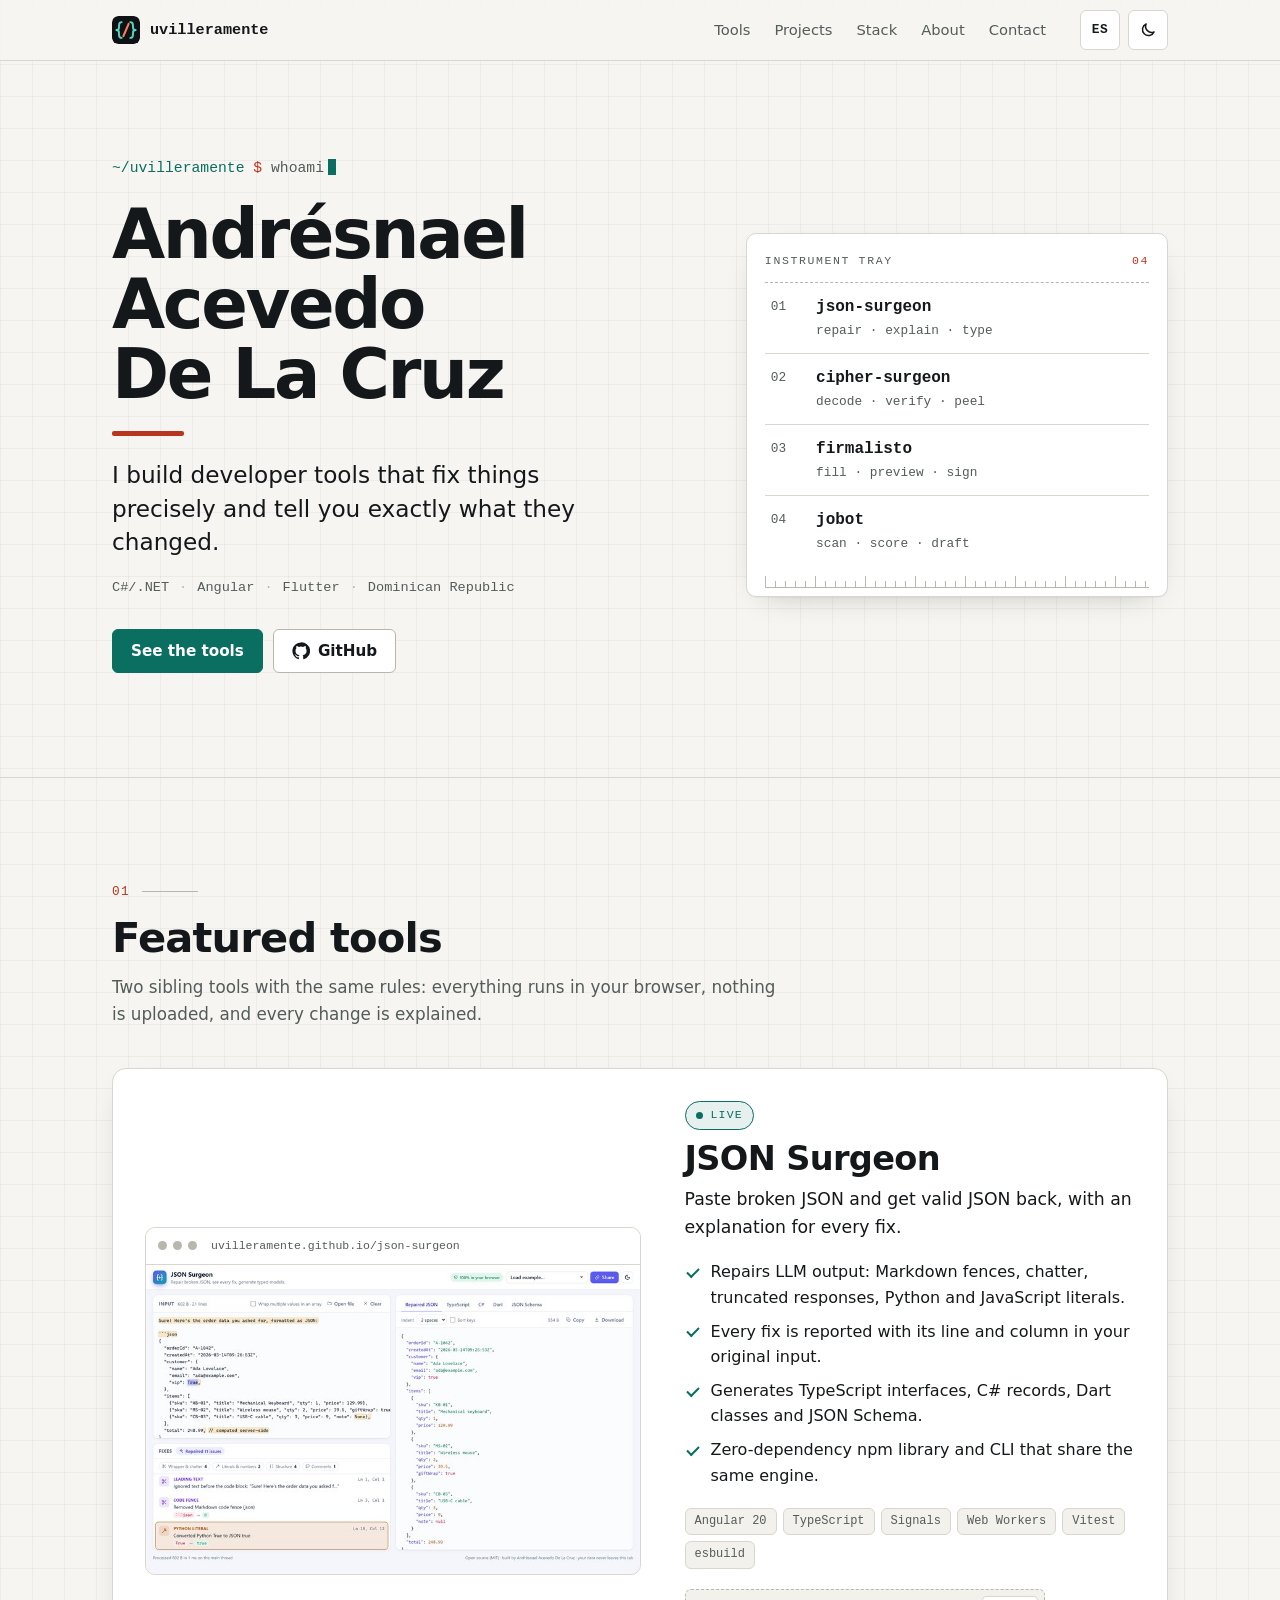
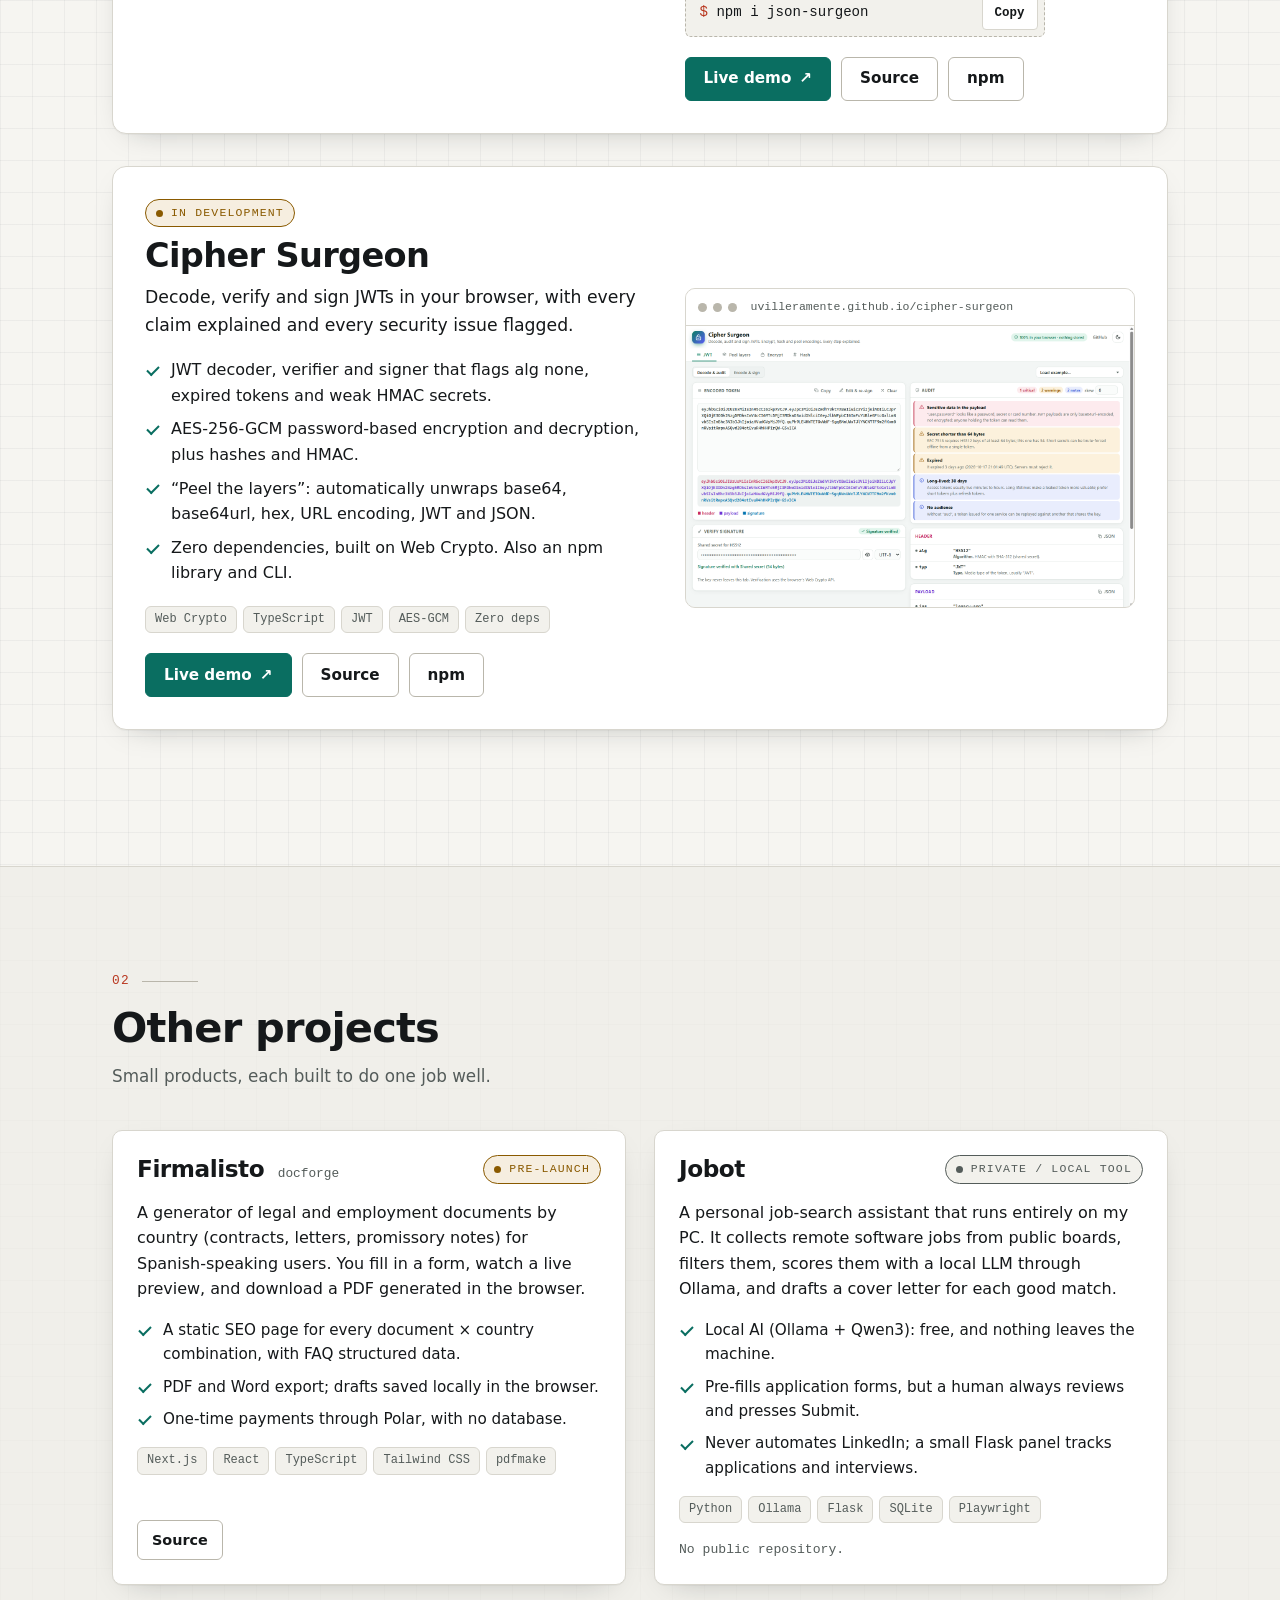
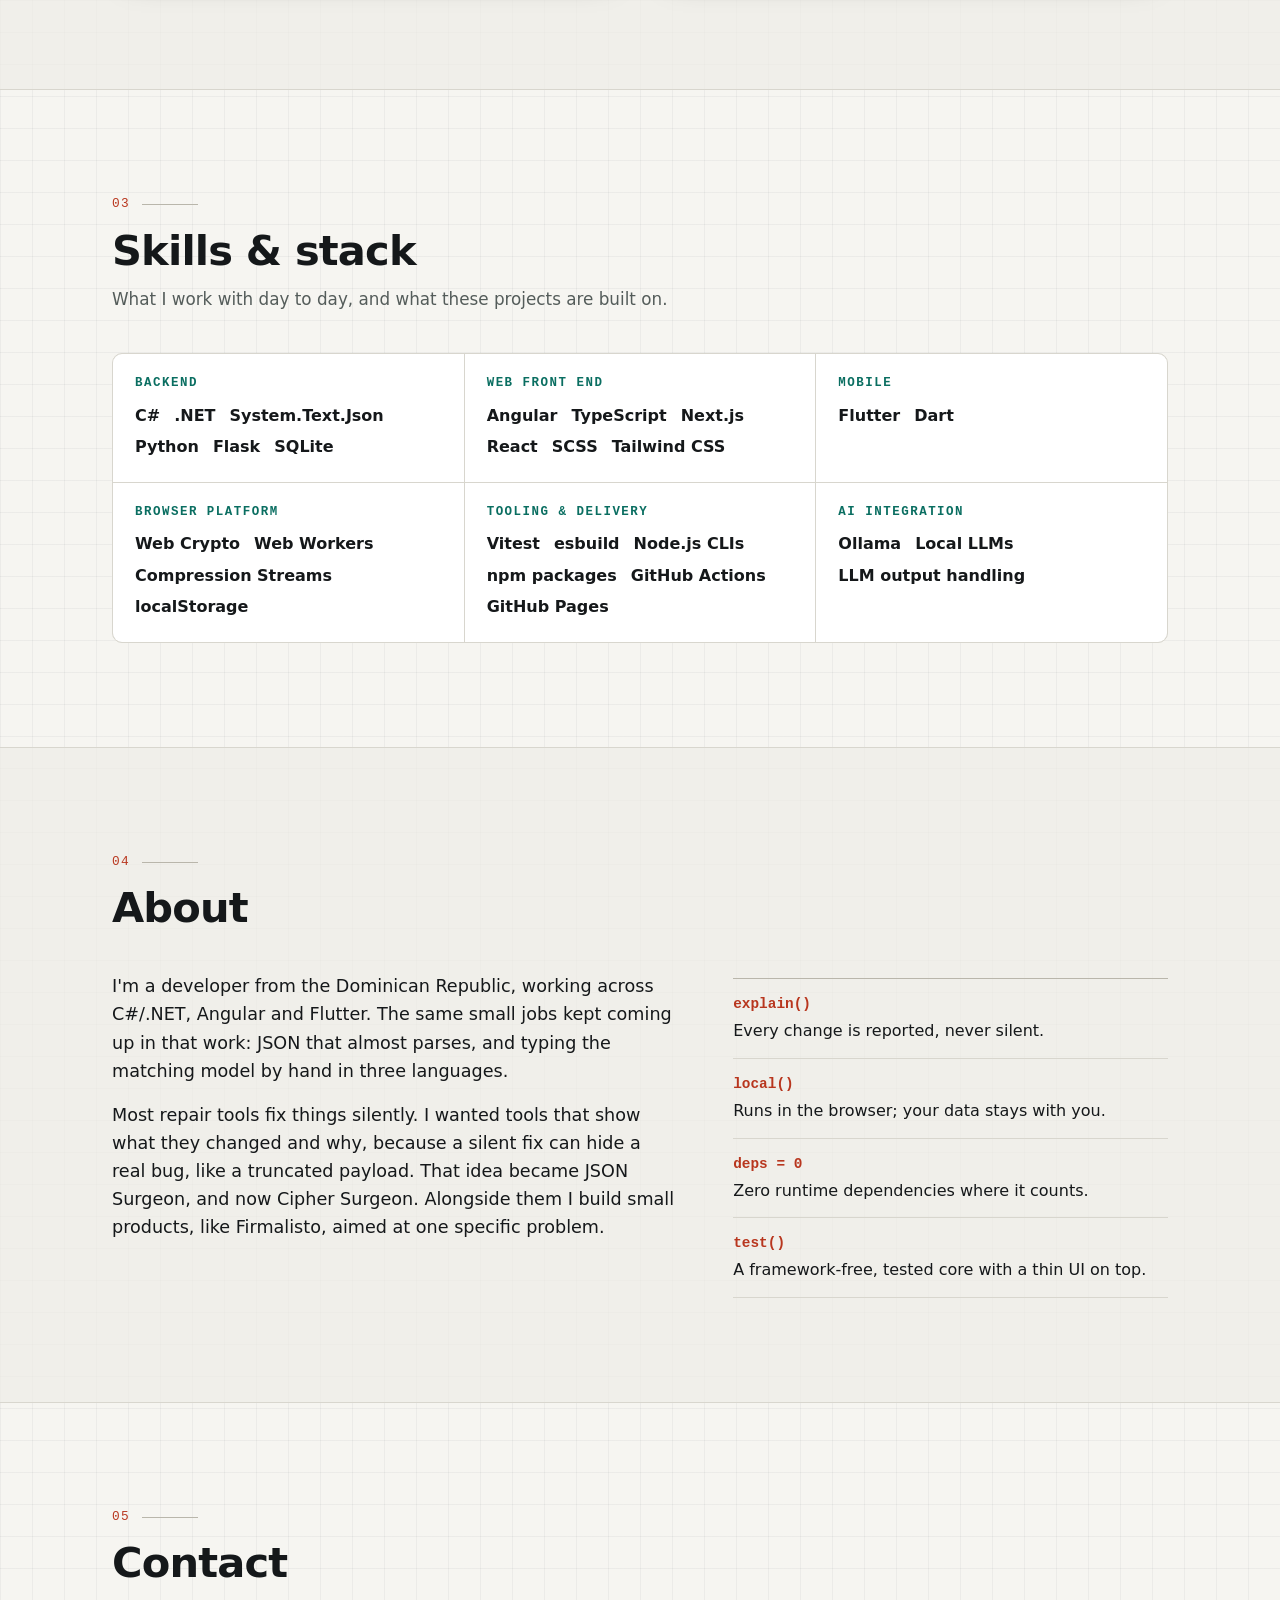
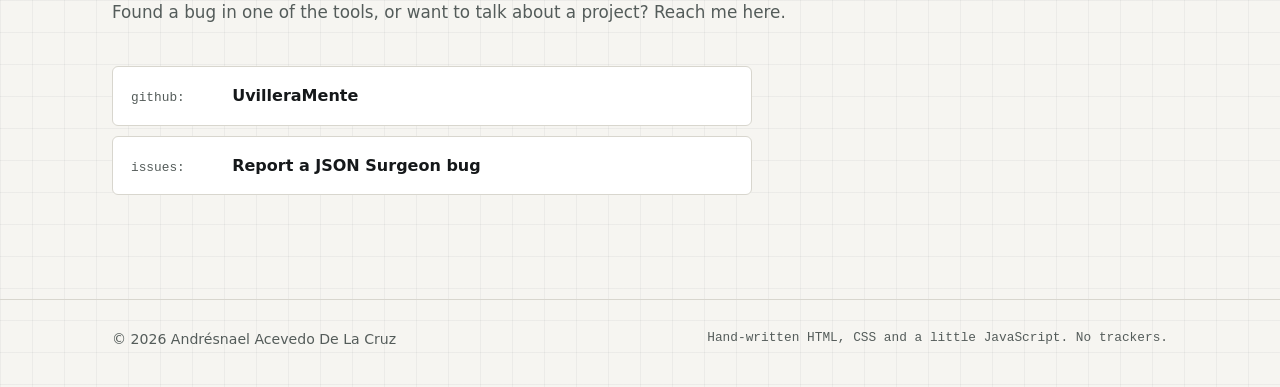
<file: index.html>
<!doctype html>
<html lang="en">
<head>
  <meta charset="utf-8">
  <meta name="viewport" content="width=device-width, initial-scale=1">
  <title>Andrésnael Acevedo De La Cruz · Developer tools</title>
  <meta name="description" content="Andrésnael Acevedo De La Cruz (UvilleraMente) is a developer from the Dominican Republic working across C#/.NET, Angular and Flutter, building browser-first developer tools like JSON Surgeon and Cipher Surgeon.">
  <meta name="author" content="Andrésnael Acevedo De La Cruz">
  <meta name="color-scheme" content="light dark">
  <meta name="theme-color" content="#f6f5f1" media="(prefers-color-scheme: light)">
  <meta name="theme-color" content="#0f1214" media="(prefers-color-scheme: dark)">
  <link rel="canonical" href="https://uvilleramente.github.io/">
  <link rel="icon" href="favicon.svg" type="image/svg+xml">

  <meta property="og:type" content="website">
  <meta property="og:site_name" content="UvilleraMente">
  <meta property="og:title" content="Andrésnael Acevedo De La Cruz · Developer tools">
  <meta property="og:description" content="Browser-first developer tools that show what they changed and why. C#/.NET, Angular and Flutter developer from the Dominican Republic.">
  <meta property="og:url" content="https://uvilleramente.github.io/">
  <meta property="og:image" content="https://uvilleramente.github.io/assets/og.png">
  <meta property="og:image:width" content="1200">
  <meta property="og:image:height" content="630">
  <meta property="og:image:alt" content="Andrésnael Acevedo De La Cruz, developer tools with surgical precision">
  <meta property="og:locale" content="en_US">
  <meta property="og:locale:alternate" content="es_DO">
  <meta name="twitter:card" content="summary_large_image">
  <meta name="twitter:title" content="Andrésnael Acevedo De La Cruz · Developer tools">
  <meta name="twitter:description" content="Browser-first developer tools that show what they changed and why.">
  <meta name="twitter:image" content="https://uvilleramente.github.io/assets/og.png">

  <script>
    // Apply the saved theme before first paint to avoid a flash.
    try { var t = localStorage.getItem('theme'); if (t === 'light' || t === 'dark') document.documentElement.setAttribute('data-theme', t); } catch (e) {}
  </script>
  <link rel="stylesheet" href="styles.css">
  <script type="application/ld+json">
  {
    "@context": "https://schema.org",
    "@type": "Person",
    "name": "Andrésnael Acevedo De La Cruz",
    "alternateName": "UvilleraMente",
    "url": "https://uvilleramente.github.io/",
    "sameAs": ["https://github.com/UvilleraMente"],
    "jobTitle": "Software developer",
    "knowsAbout": ["C#", ".NET", "Angular", "Flutter", "TypeScript", "Developer tools"]
  }
  </script>
</head>
<body>
  <a class="skip" href="#main" data-i18n="skip">Skip to content</a>

  <header class="topbar">
    <div class="wrap topbar__inner">
      <a class="brand" href="#top" aria-label="UvilleraMente, home">
        <img src="favicon.svg" width="28" height="28" alt="">
        <span class="brand__name">uvilleramente</span>
      </a>
      <nav class="nav" aria-label="Main">
        <ul>
          <li><a href="#tools" data-i18n="nav.tools">Tools</a></li>
          <li><a href="#projects" data-i18n="nav.projects">Projects</a></li>
          <li><a href="#stack" data-i18n="nav.stack">Stack</a></li>
          <li><a href="#about" data-i18n="nav.about">About</a></li>
          <li><a href="#contact" data-i18n="nav.contact">Contact</a></li>
        </ul>
      </nav>
      <div class="controls">
        <button type="button" class="ctrl" id="lang-toggle" aria-label="Cambiar a español" data-i18n-attr="aria-label:lang.switch" hidden>
          <span class="ctrl__text" data-i18n="lang.target">ES</span>
        </button>
        <button type="button" class="ctrl" id="theme-toggle" aria-label="Toggle dark theme" data-i18n-attr="aria-label:theme.toggle" aria-pressed="false" hidden>
          <svg class="icon icon--moon" viewBox="0 0 24 24" aria-hidden="true"><path d="M20 14.5A8 8 0 0 1 9.5 4a8 8 0 1 0 10.5 10.5Z"/></svg>
          <svg class="icon icon--sun" viewBox="0 0 24 24" aria-hidden="true"><circle cx="12" cy="12" r="4"/><path d="M12 2v2M12 20v2M4.9 4.9l1.4 1.4M17.7 17.7l1.4 1.4M2 12h2M20 12h2M4.9 19.1l1.4-1.4M17.7 6.3l1.4-1.4"/></svg>
        </button>
      </div>
    </div>
  </header>

  <main id="main">
    <!-- ============ HERO ============ -->
    <section class="hero" id="top" aria-labelledby="hero-title">
      <div class="wrap hero__grid">
        <div class="hero__copy">
          <p class="prompt"><span class="prompt__path">~/uvilleramente</span> <span class="prompt__sym">$</span> whoami<span class="caret" aria-hidden="true"></span></p>
          <h1 id="hero-title" class="hero__name">Andrésnael Acevedo <span class="nowrap">De La Cruz</span></h1>
          <p class="hero__pitch" data-i18n="hero.pitch">I build developer tools that fix things precisely and tell you exactly what they changed.</p>
          <p class="hero__meta">
            <span>C#/.NET</span><span>Angular</span><span>Flutter</span><span data-i18n="hero.location">Dominican Republic</span>
          </p>
          <div class="actions">
            <a class="btn btn--primary" href="#tools" data-i18n="hero.cta">See the tools</a>
            <a class="btn" href="https://github.com/UvilleraMente" rel="me noopener">
              <svg class="icon" viewBox="0 0 24 24" aria-hidden="true"><path class="fill" d="M12 .5a11.5 11.5 0 0 0-3.64 22.41c.58.1.79-.25.79-.56v-2c-3.2.7-3.88-1.37-3.88-1.37-.53-1.33-1.28-1.69-1.28-1.69-1.05-.71.08-.7.08-.7 1.16.08 1.77 1.19 1.77 1.19 1.03 1.77 2.71 1.26 3.37.96.1-.75.4-1.26.73-1.55-2.55-.29-5.24-1.28-5.24-5.68 0-1.26.45-2.28 1.19-3.09-.12-.29-.52-1.46.11-3.05 0 0 .97-.31 3.17 1.18a11 11 0 0 1 5.77 0c2.2-1.49 3.17-1.18 3.17-1.18.63 1.59.23 2.76.11 3.05.74.81 1.19 1.83 1.19 3.09 0 4.41-2.69 5.38-5.25 5.67.41.36.78 1.06.78 2.14v3.17c0 .31.21.67.8.56A11.5 11.5 0 0 0 12 .5Z"/></svg>
              GitHub
            </a>
            <a class="btn" href="#" data-link="cv" hidden>
              <span data-i18n="hero.cv">Download CV</span>
            </a>
          </div>
        </div>

        <aside class="tray" aria-label="Instrument tray" data-i18n-attr="aria-label:tray.label">
          <div class="tray__head">
            <span data-i18n="tray.title">Instrument tray</span>
            <span class="tray__count">04</span>
          </div>
          <ol class="tray__list">
            <li><a href="#json-surgeon"><span class="tray__no">01</span><span class="tray__name">json-surgeon</span><span class="tray__desc" data-i18n="tray.json">repair · explain · type</span></a></li>
            <li><a href="#cipher-surgeon"><span class="tray__no">02</span><span class="tray__name">cipher-surgeon</span><span class="tray__desc" data-i18n="tray.cipher">decode · verify · peel</span></a></li>
            <li><a href="#firmalisto"><span class="tray__no">03</span><span class="tray__name">firmalisto</span><span class="tray__desc" data-i18n="tray.firmalisto">fill · preview · sign</span></a></li>
            <li><a href="#jobot"><span class="tray__no">04</span><span class="tray__name">jobot</span><span class="tray__desc" data-i18n="tray.jobot">scan · score · draft</span></a></li>
          </ol>
          <div class="ruler" aria-hidden="true"></div>
        </aside>
      </div>
    </section>

    <!-- ============ FEATURED TOOLS ============ -->
    <section class="section" id="tools" aria-labelledby="tools-title">
      <div class="wrap">
        <header class="section__head">
          <p class="section__no">01</p>
          <h2 id="tools-title" data-i18n="tools.title">Featured tools</h2>
          <p class="section__lede" data-i18n="tools.lede">Two sibling tools with the same rules: everything runs in your browser, nothing is uploaded, and every change is explained.</p>
        </header>

        <!-- JSON Surgeon -->
        <article class="tool" id="json-surgeon" aria-labelledby="js-title">
          <figure class="tool__media">
            <div class="chrome" aria-hidden="true"><span></span><span></span><span></span><code>uvilleramente.github.io/json-surgeon</code></div>
            <img src="assets/json-surgeon-800.jpg"
                 srcset="assets/json-surgeon-800.jpg 800w, assets/json-surgeon.jpg 1440w"
                 sizes="(min-width: 1000px) 560px, 100vw"
                 width="1440" height="900" loading="lazy" decoding="async"
                 alt="JSON Surgeon repairing an LLM response: the input with every fix highlighted, the list of fixes, and the repaired JSON."
                 data-i18n-attr="alt:json.alt">
          </figure>
          <div class="tool__body">
            <p class="badge badge--live"><span class="dot" aria-hidden="true"></span><span data-i18n="status.live">Live</span></p>
            <h3 id="js-title" class="tool__title">JSON Surgeon</h3>
            <p class="tool__tagline" data-i18n="json.tagline">Paste broken JSON and get valid JSON back, with an explanation for every fix.</p>
            <ul class="checks">
              <li data-i18n="json.f1">Repairs LLM output: Markdown fences, chatter, truncated responses, Python and JavaScript literals.</li>
              <li data-i18n="json.f2">Every fix is reported with its line and column in your original input.</li>
              <li data-i18n="json.f3">Generates TypeScript interfaces, C# records, Dart classes and JSON Schema.</li>
              <li data-i18n="json.f4">Zero-dependency npm library and CLI that share the same engine.</li>
            </ul>
            <ul class="tags" aria-label="Technologies" data-i18n-attr="aria-label:tags.label">
              <li>Angular 20</li><li>TypeScript</li><li>Signals</li><li>Web Workers</li><li>Vitest</li><li>esbuild</li>
            </ul>
            <div class="install">
              <code>npm i json-surgeon</code>
              <button type="button" class="copy" data-copy="npm i json-surgeon" aria-label="Copy install command" data-i18n-attr="aria-label:copy.label" hidden><span data-i18n="copy.text">Copy</span></button>
            </div>
            <div class="actions">
              <a class="btn btn--primary" href="https://uvilleramente.github.io/json-surgeon/"><span data-i18n="btn.demo">Live demo</span> <span aria-hidden="true">↗</span></a>
              <a class="btn" href="https://github.com/UvilleraMente/json-surgeon" rel="noopener"><span data-i18n="btn.source">Source</span></a>
              <a class="btn" href="https://www.npmjs.com/package/json-surgeon" rel="noopener">npm</a>
            </div>
          </div>
        </article>

        <!-- Cipher Surgeon -->
        <article class="tool tool--flip" id="cipher-surgeon" aria-labelledby="cs-title">
          <figure class="tool__media" id="cipher-media">
            <div class="chrome" aria-hidden="true"><span></span><span></span><span></span><code>uvilleramente.github.io/cipher-surgeon</code></div>
            <!-- Placeholder until assets/cipher-surgeon.png exists. Set SITE.screenshots.cipherSurgeon in main.js to swap it in. -->
            <div class="mock" role="img" aria-label="Illustration: a JWT split into header, payload and signature, with security findings listed below." data-i18n-attr="aria-label:cipher.mockAlt">
              <div class="mock__jwt" aria-hidden="true">
                <span class="seg seg--h">eyJhbGciOiJub25lIiwidHlwIjoiSldUIn0</span><span class="seg__dot">.</span><span class="seg seg--p">eyJzdWIiOiI0MiIsImV4cCI6MTcwMDAwMDAwMH0</span><span class="seg__dot">.</span><span class="seg seg--s">∅</span>
              </div>
              <ul class="mock__findings" aria-hidden="true">
                <li class="f-bad"><b>alg</b> none <em data-i18n="cipher.m1">unsigned token</em></li>
                <li class="f-bad"><b>exp</b> 2023-11-14 <em data-i18n="cipher.m2">expired</em></li>
                <li class="f-warn"><b>HS256</b> <em data-i18n="cipher.m3">weak HMAC secret</em></li>
                <li class="f-ok"><b>layers</b> base64url → JWT → JSON</li>
              </ul>
              <p class="mock__note" data-i18n="cipher.soon">Screenshot coming soon</p>
            </div>
          </figure>
          <div class="tool__body">
            <p class="badge badge--wip"><span class="dot" aria-hidden="true"></span><span data-i18n="status.building">In development</span></p>
            <h3 id="cs-title" class="tool__title">Cipher Surgeon</h3>
            <p class="tool__tagline" data-i18n="cipher.tagline">Decode, verify and sign JWTs in your browser, with every claim explained and every security issue flagged.</p>
            <ul class="checks">
              <li data-i18n="cipher.f1">JWT decoder, verifier and signer that flags alg none, expired tokens and weak HMAC secrets.</li>
              <li data-i18n="cipher.f2">AES-256-GCM password-based encryption and decryption, plus hashes and HMAC.</li>
              <li data-i18n="cipher.f3">“Peel the layers”: automatically unwraps base64, base64url, hex, URL encoding, JWT and JSON.</li>
              <li data-i18n="cipher.f4">Zero dependencies, built on Web Crypto. Also an npm library and CLI.</li>
            </ul>
            <ul class="tags" aria-label="Technologies" data-i18n-attr="aria-label:tags.label">
              <li>Web Crypto</li><li>TypeScript</li><li>JWT</li><li>AES-GCM</li><li data-i18n="tag.zerodeps">Zero deps</li>
            </ul>
            <div class="actions">
              <a class="btn btn--primary" href="https://uvilleramente.github.io/cipher-surgeon/"><span data-i18n="btn.demo">Live demo</span> <span aria-hidden="true">↗</span></a>
              <a class="btn" href="https://github.com/UvilleraMente/cipher-surgeon" rel="noopener"><span data-i18n="btn.source">Source</span></a>
              <a class="btn" href="https://www.npmjs.com/package/cipher-surgeon" rel="noopener" data-link="cipherNpm">npm</a>
            </div>
          </div>
        </article>
      </div>
    </section>

    <!-- ============ OTHER PROJECTS ============ -->
    <section class="section section--alt" id="projects" aria-labelledby="projects-title">
      <div class="wrap">
        <header class="section__head">
          <p class="section__no">02</p>
          <h2 id="projects-title" data-i18n="projects.title">Other projects</h2>
          <p class="section__lede" data-i18n="projects.lede">Small products, each built to do one job well.</p>
        </header>

        <div class="cards">
          <article class="card" id="firmalisto" aria-labelledby="fl-title">
            <div class="card__top">
              <h3 id="fl-title">Firmalisto <span class="card__alias">docforge</span></h3>
              <p class="badge badge--wip"><span class="dot" aria-hidden="true"></span><span data-i18n="status.prelaunch">Pre-launch</span></p>
            </div>
            <p data-i18n="fl.desc">A generator of legal and employment documents by country (contracts, letters, promissory notes) for Spanish-speaking users. You fill in a form, watch a live preview, and download a PDF generated in the browser.</p>
            <ul class="checks checks--sm">
              <li data-i18n="fl.f1">A static SEO page for every document × country combination, with FAQ structured data.</li>
              <li data-i18n="fl.f2">PDF and Word export; drafts saved locally in the browser.</li>
              <li data-i18n="fl.f3">One-time payments through Polar, with no database.</li>
            </ul>
            <ul class="tags" aria-label="Technologies" data-i18n-attr="aria-label:tags.label">
              <li>Next.js</li><li>React</li><li>TypeScript</li><li>Tailwind CSS</li><li>pdfmake</li>
            </ul>
            <div class="actions">
              <a class="btn btn--sm" href="https://github.com/UvilleraMente/docforge" rel="noopener"><span data-i18n="btn.source">Source</span></a>
            </div>
          </article>

          <article class="card" id="jobot" aria-labelledby="jb-title">
            <div class="card__top">
              <h3 id="jb-title">Jobot</h3>
              <p class="badge badge--private"><span class="dot" aria-hidden="true"></span><span data-i18n="status.private">Private / local tool</span></p>
            </div>
            <p data-i18n="jb.desc">A personal job-search assistant that runs entirely on my PC. It collects remote software jobs from public boards, filters them, scores them with a local LLM through Ollama, and drafts a cover letter for each good match.</p>
            <ul class="checks checks--sm">
              <li data-i18n="jb.f1">Local AI (Ollama + Qwen3): free, and nothing leaves the machine.</li>
              <li data-i18n="jb.f2">Pre-fills application forms, but a human always reviews and presses Submit.</li>
              <li data-i18n="jb.f3">Never automates LinkedIn; a small Flask panel tracks applications and interviews.</li>
            </ul>
            <ul class="tags" aria-label="Technologies" data-i18n-attr="aria-label:tags.label">
              <li>Python</li><li>Ollama</li><li>Flask</li><li>SQLite</li><li>Playwright</li>
            </ul>
            <p class="card__note" data-i18n="jb.note">No public repository.</p>
          </article>
        </div>
      </div>
    </section>

    <!-- ============ STACK ============ -->
    <section class="section" id="stack" aria-labelledby="stack-title">
      <div class="wrap">
        <header class="section__head">
          <p class="section__no">03</p>
          <h2 id="stack-title" data-i18n="stack.title">Skills &amp; stack</h2>
          <p class="section__lede" data-i18n="stack.lede">What I work with day to day, and what these projects are built on.</p>
        </header>
        <div class="stack">
          <div class="stack__group">
            <h3 data-i18n="stack.backend">Backend</h3>
            <ul><li>C#</li><li>.NET</li><li>System.Text.Json</li><li>Python</li><li>Flask</li><li>SQLite</li></ul>
          </div>
          <div class="stack__group">
            <h3 data-i18n="stack.frontend">Web front end</h3>
            <ul><li>Angular</li><li>TypeScript</li><li>Next.js</li><li>React</li><li>SCSS</li><li>Tailwind CSS</li></ul>
          </div>
          <div class="stack__group">
            <h3 data-i18n="stack.mobile">Mobile</h3>
            <ul><li>Flutter</li><li>Dart</li></ul>
          </div>
          <div class="stack__group">
            <h3 data-i18n="stack.platform">Browser platform</h3>
            <ul><li>Web Crypto</li><li>Web Workers</li><li>Compression Streams</li><li>localStorage</li></ul>
          </div>
          <div class="stack__group">
            <h3 data-i18n="stack.tooling">Tooling &amp; delivery</h3>
            <ul><li>Vitest</li><li>esbuild</li><li>Node.js CLIs</li><li>npm packages</li><li>GitHub Actions</li><li>GitHub Pages</li></ul>
          </div>
          <div class="stack__group">
            <h3 data-i18n="stack.ai">AI integration</h3>
            <ul><li>Ollama</li><li data-i18n="stack.llm">Local LLMs</li><li data-i18n="stack.llmjson">LLM output handling</li></ul>
          </div>
        </div>
      </div>
    </section>

    <!-- ============ ABOUT ============ -->
    <section class="section section--alt" id="about" aria-labelledby="about-title">
      <div class="wrap about">
        <header class="section__head">
          <p class="section__no">04</p>
          <h2 id="about-title" data-i18n="about.title">About</h2>
        </header>
        <div class="about__text">
          <p data-i18n="about.p1">I'm a developer from the Dominican Republic, working across C#/.NET, Angular and Flutter. The same small jobs kept coming up in that work: JSON that almost parses, and typing the matching model by hand in three languages.</p>
          <p data-i18n="about.p2">Most repair tools fix things silently. I wanted tools that show what they changed and why, because a silent fix can hide a real bug, like a truncated payload. That idea became JSON Surgeon, and now Cipher Surgeon. Alongside them I build small products, like Firmalisto, aimed at one specific problem.</p>
        </div>
        <ul class="principles">
          <li><span class="principles__k">explain()</span><span data-i18n="pr.1">Every change is reported, never silent.</span></li>
          <li><span class="principles__k">local()</span><span data-i18n="pr.2">Runs in the browser; your data stays with you.</span></li>
          <li><span class="principles__k">deps = 0</span><span data-i18n="pr.3">Zero runtime dependencies where it counts.</span></li>
          <li><span class="principles__k">test()</span><span data-i18n="pr.4">A framework-free, tested core with a thin UI on top.</span></li>
        </ul>
      </div>
    </section>

    <!-- ============ CONTACT ============ -->
    <section class="section" id="contact" aria-labelledby="contact-title">
      <div class="wrap">
        <header class="section__head">
          <p class="section__no">05</p>
          <h2 id="contact-title" data-i18n="contact.title">Contact</h2>
          <p class="section__lede" data-i18n="contact.lede">Found a bug in one of the tools, or want to talk about a project? Reach me here.</p>
        </header>
        <ul class="contact">
          <li><a href="https://github.com/UvilleraMente" rel="me noopener"><span class="contact__k">github</span><span class="contact__v">UvilleraMente</span></a></li>
          <li data-link-item="email" hidden><a href="#" data-link="email"><span class="contact__k">email</span><span class="contact__v" data-link-text="email"></span></a></li>
          <li data-link-item="linkedin" hidden><a href="#" data-link="linkedin" rel="me noopener"><span class="contact__k">linkedin</span><span class="contact__v" data-link-text="linkedin"></span></a></li>
          <li data-link-item="cv" hidden><a href="#" data-link="cv"><span class="contact__k">cv</span><span class="contact__v" data-i18n="contact.cv">Download CV</span></a></li>
          <li><a href="https://github.com/UvilleraMente/json-surgeon/issues" rel="noopener"><span class="contact__k">issues</span><span class="contact__v" data-i18n="contact.issues">Report a JSON Surgeon bug</span></a></li>
        </ul>
      </div>
    </section>
  </main>

  <footer class="footer">
    <div class="wrap footer__inner">
      <p>© <span id="year">2026</span> Andrésnael Acevedo De La Cruz</p>
      <p class="footer__built" data-i18n="footer.built">Hand-written HTML, CSS and a little JavaScript. No trackers.</p>
    </div>
  </footer>

  <script src="main.js" defer></script>
</body>
</html>
</file>
<file: styles.css>
/* ==========================================================================
   uvilleramente.github.io — "developer tools workshop / surgical precision"
   Colors are tokens on :root; dark mode redefines them.
   ========================================================================== */

:root {
  --bg: #f6f5f1;
  --bg-alt: #eeede7;
  --surface: #ffffff;
  --surface-2: #f2f1ec;
  --text: #15181a;
  --muted: #545c5a;
  --line: #d8d6ce;
  --line-strong: #b9b6ab;
  --grid: rgba(21, 24, 26, 0.045);
  --accent: #0a6e61;
  --accent-ink: #ffffff;
  --accent-soft: rgba(10, 110, 97, 0.1);
  --cut: #b8361e;
  --cut-soft: rgba(184, 54, 30, 0.1);
  --warn: #8a5a00;
  --warn-soft: rgba(176, 116, 0, 0.12);
  --shadow: 0 1px 0 rgba(0, 0, 0, 0.03), 0 10px 30px -18px rgba(20, 30, 28, 0.35);

  --font-sans: system-ui, -apple-system, "Segoe UI", Roboto, "Helvetica Neue", Arial, sans-serif;
  --font-mono: ui-monospace, "Cascadia Code", "SF Mono", Menlo, Consolas, "Liberation Mono", monospace;
  --radius: 10px;
  --radius-sm: 6px;
  --wrap: 1120px;
  --gutter: 16px;
  color-scheme: light;
}

@media (prefers-color-scheme: dark) {
  :root:not([data-theme="light"]) {
    --bg: #0f1214;
    --bg-alt: #13171a;
    --surface: #171c1f;
    --surface-2: #1d2327;
    --text: #e8ebe9;
    --muted: #9aa5a1;
    --line: #2a3236;
    --line-strong: #3b464b;
    --grid: rgba(232, 235, 233, 0.04);
    --accent: #4fd8bd;
    --accent-ink: #062520;
    --accent-soft: rgba(79, 216, 189, 0.12);
    --cut: #ff7a5c;
    --cut-soft: rgba(255, 122, 92, 0.12);
    --warn: #f2c14e;
    --warn-soft: rgba(242, 193, 78, 0.12);
    --shadow: 0 1px 0 rgba(255, 255, 255, 0.02), 0 14px 34px -20px rgba(0, 0, 0, 0.8);
    color-scheme: dark;
  }
}

:root[data-theme="dark"] {
  --bg: #0f1214;
  --bg-alt: #13171a;
  --surface: #171c1f;
  --surface-2: #1d2327;
  --text: #e8ebe9;
  --muted: #9aa5a1;
  --line: #2a3236;
  --line-strong: #3b464b;
  --grid: rgba(232, 235, 233, 0.04);
  --accent: #4fd8bd;
  --accent-ink: #062520;
  --accent-soft: rgba(79, 216, 189, 0.12);
  --cut: #ff7a5c;
  --cut-soft: rgba(255, 122, 92, 0.12);
  --warn: #f2c14e;
  --warn-soft: rgba(242, 193, 78, 0.12);
  --shadow: 0 1px 0 rgba(255, 255, 255, 0.02), 0 14px 34px -20px rgba(0, 0, 0, 0.8);
  color-scheme: dark;
}

/* ---------- base ---------- */
*, *::before, *::after { box-sizing: border-box; }
html { -webkit-text-size-adjust: 100%; scroll-behavior: smooth; scroll-padding-top: 72px; }
@media (prefers-reduced-motion: reduce) { html { scroll-behavior: auto; } *, *::before, *::after { animation: none !important; transition: none !important; } }

body {
  margin: 0;
  background-color: var(--bg);
  background-image:
    linear-gradient(var(--grid) 1px, transparent 1px),
    linear-gradient(90deg, var(--grid) 1px, transparent 1px);
  background-size: 32px 32px;
  color: var(--text);
  font-family: var(--font-sans);
  font-size: 1rem;
  line-height: 1.6;
  overflow-x: hidden;
  -webkit-font-smoothing: antialiased;
}

img { max-width: 100%; height: auto; display: block; }
a { color: inherit; }
code, .mono { font-family: var(--font-mono); }
h1, h2, h3 { line-height: 1.15; margin: 0; letter-spacing: -0.02em; }
p { margin: 0; }
ul, ol { margin: 0; padding: 0; list-style: none; }
[hidden] { display: none !important; }
.nowrap { white-space: nowrap; }

:focus-visible { outline: 2px solid var(--accent); outline-offset: 3px; border-radius: 4px; }

.wrap { max-width: var(--wrap); margin: 0 auto; padding: 0 var(--gutter); }
@media (min-width: 720px) { :root { --gutter: 32px; } }

.skip {
  position: absolute; left: 12px; top: -60px; z-index: 100;
  background: var(--accent); color: var(--accent-ink);
  padding: 8px 14px; border-radius: var(--radius-sm); text-decoration: none; font-weight: 600;
}
.skip:focus { top: 12px; }

.icon { width: 18px; height: 18px; fill: none; stroke: currentColor; stroke-width: 2; stroke-linecap: round; stroke-linejoin: round; flex: none; }
.icon .fill, .icon.fill { fill: currentColor; stroke: none; }

/* ---------- top bar ---------- */
.topbar {
  position: sticky; top: 0; z-index: 50;
  background: color-mix(in srgb, var(--bg) 86%, transparent);
  backdrop-filter: saturate(1.4) blur(10px);
  -webkit-backdrop-filter: saturate(1.4) blur(10px);
  border-bottom: 1px solid var(--line);
}
.topbar__inner { display: flex; align-items: center; gap: 16px; height: 60px; }
.brand { display: inline-flex; align-items: center; gap: 10px; text-decoration: none; font-family: var(--font-mono); font-weight: 600; font-size: 0.95rem; }
.brand img { border-radius: 6px; }
.nav { margin-left: auto; display: none; }
.nav ul { display: flex; gap: 4px; }
.nav a {
  display: block; padding: 6px 10px; border-radius: var(--radius-sm);
  text-decoration: none; color: var(--muted); font-size: 0.92rem;
}
.nav a:hover { color: var(--text); background: var(--surface-2); }
.controls { display: flex; gap: 8px; margin-left: auto; }
.nav + .controls { margin-left: 8px; }
@media (min-width: 820px) { .nav { display: block; } }

.ctrl {
  display: inline-flex; align-items: center; justify-content: center;
  min-width: 40px; height: 40px; padding: 0 10px;
  border: 1px solid var(--line); border-radius: var(--radius-sm);
  background: var(--surface); color: var(--text);
  font: 600 0.8rem/1 var(--font-mono); letter-spacing: 0.04em; cursor: pointer;
}
.ctrl:hover { border-color: var(--line-strong); }
.icon--sun { display: none; }
:root[data-theme="dark"] .icon--sun { display: block; }
:root[data-theme="dark"] .icon--moon { display: none; }
@media (prefers-color-scheme: dark) {
  :root:not([data-theme="light"]) .icon--sun { display: block; }
  :root:not([data-theme="light"]) .icon--moon { display: none; }
}

/* ---------- buttons ---------- */
.actions { display: flex; flex-wrap: wrap; gap: 10px; }
.btn {
  display: inline-flex; align-items: center; gap: 8px;
  min-height: 44px; padding: 0 18px;
  border: 1px solid var(--line-strong); border-radius: var(--radius-sm);
  background: var(--surface); color: var(--text);
  font-weight: 600; font-size: 0.95rem; text-decoration: none;
  transition: transform .15s ease, border-color .15s ease, background-color .15s ease;
}
.btn:hover { border-color: var(--text); transform: translateY(-1px); }
.btn--primary { background: var(--accent); border-color: var(--accent); color: var(--accent-ink); }
.btn--primary:hover { border-color: var(--accent); filter: brightness(1.07); }
.btn--sm { min-height: 40px; padding: 0 14px; font-size: 0.9rem; }

/* ---------- hero ---------- */
.hero { padding: 56px 0 64px; border-bottom: 1px solid var(--line); }
.hero__grid { display: grid; gap: 40px; align-items: center; }
@media (min-width: 960px) { .hero { padding: 96px 0 104px; } .hero__grid { grid-template-columns: 1.35fr 1fr; gap: 64px; } }

.prompt { font-family: var(--font-mono); font-size: 0.92rem; color: var(--muted); margin-bottom: 18px; }
.prompt__path { color: var(--accent); }
.prompt__sym { color: var(--cut); }
.caret { display: inline-block; width: 0.55em; height: 1.1em; margin-left: 4px; vertical-align: -0.2em; background: var(--accent); animation: blink 1.1s steps(1) infinite; }
@keyframes blink { 50% { opacity: 0; } }

.hero__name {
  font-size: clamp(2.2rem, 8.5vw, 4.3rem);
  font-weight: 800; letter-spacing: -0.035em; line-height: 1.02;
  overflow-wrap: anywhere;
}
.hero__name::after {
  content: ""; display: block; width: 72px; height: 5px; margin-top: 22px;
  background: var(--cut); border-radius: 2px;
}
.hero__pitch { margin-top: 22px; font-size: clamp(1.15rem, 2.6vw, 1.45rem); line-height: 1.45; max-width: 34ch; }
.hero__meta { display: flex; flex-wrap: wrap; gap: 6px 0; margin: 18px 0 30px; font-family: var(--font-mono); font-size: 0.85rem; color: var(--muted); }
.hero__meta span:not(:last-child)::after { content: "·"; margin: 0 10px; color: var(--line-strong); }

/* instrument tray */
.tray {
  position: relative;
  background: var(--surface); border: 1px solid var(--line); border-radius: var(--radius);
  box-shadow: var(--shadow); padding: 18px 18px 30px; font-family: var(--font-mono);
}
.tray__head {
  display: flex; justify-content: space-between; align-items: center;
  font-size: 0.72rem; text-transform: uppercase; letter-spacing: 0.14em; color: var(--muted);
  padding-bottom: 12px; border-bottom: 1px dashed var(--line-strong);
}
.tray__count { color: var(--cut); }
.tray__list li + li { border-top: 1px solid var(--line); }
.tray__list a {
  display: grid; grid-template-columns: 2.2em 1fr; grid-template-areas: "no name" "no desc";
  gap: 0 10px; padding: 12px 6px; text-decoration: none; border-radius: var(--radius-sm);
}
.tray__list a:hover { background: var(--accent-soft); }
.tray__no { grid-area: no; color: var(--muted); font-size: 0.8rem; padding-top: 2px; }
.tray__name { grid-area: name; font-weight: 700; }
.tray__desc { grid-area: desc; color: var(--muted); font-size: 0.8rem; }
.ruler {
  position: absolute; left: 18px; right: 18px; bottom: 8px; height: 12px;
  background:
    repeating-linear-gradient(90deg, var(--line-strong) 0 1px, transparent 1px 50px) bottom / 100% 12px no-repeat,
    repeating-linear-gradient(90deg, var(--line-strong) 0 1px, transparent 1px 10px) bottom / 100% 6px no-repeat;
  border-bottom: 1px solid var(--line-strong);
}

/* ---------- sections ---------- */
.section { padding: 72px 0; }
.section--alt { background: color-mix(in srgb, var(--bg-alt) 70%, transparent); border-top: 1px solid var(--line); border-bottom: 1px solid var(--line); }
@media (min-width: 960px) { .section { padding: 104px 0; } }

.section__head { margin-bottom: 40px; max-width: 680px; }
.section__no {
  display: flex; align-items: center; gap: 12px;
  font-family: var(--font-mono); font-size: 0.8rem; color: var(--cut); letter-spacing: 0.1em; margin-bottom: 12px;
}
.section__no::after { content: ""; height: 1px; width: 56px; background: var(--line-strong); }
.section__head h2 { font-size: clamp(1.8rem, 5vw, 2.6rem); font-weight: 800; }
.section__lede { margin-top: 12px; color: var(--muted); font-size: 1.05rem; }

/* ---------- featured tool ---------- */
.tool {
  display: grid; gap: 28px; align-items: center;
  padding: 20px; margin-bottom: 32px;
  background: var(--surface); border: 1px solid var(--line); border-radius: calc(var(--radius) + 4px);
  box-shadow: var(--shadow);
}
@media (min-width: 1000px) {
  .tool { grid-template-columns: 1.1fr 1fr; gap: 44px; padding: 32px; }
  .tool--flip .tool__media { order: 2; }
}
.tool__media { margin: 0; border: 1px solid var(--line); border-radius: var(--radius); overflow: hidden; background: var(--surface-2); min-width: 0; }
.chrome {
  display: flex; align-items: center; gap: 6px; padding: 9px 12px;
  border-bottom: 1px solid var(--line); background: var(--surface);
}
.chrome span { width: 9px; height: 9px; border-radius: 50%; background: var(--line-strong); flex: none; }
.chrome code { margin-left: 8px; font-size: 0.72rem; color: var(--muted); white-space: nowrap; overflow: hidden; text-overflow: ellipsis; }
.tool__media img { width: 100%; aspect-ratio: 16 / 10; object-fit: cover; object-position: top left; }

.tool__body { min-width: 0; }
.tool__title { font-size: clamp(1.6rem, 4vw, 2.1rem); font-weight: 800; margin: 10px 0 8px; }
.tool__tagline { font-size: 1.08rem; margin-bottom: 18px; }

.badge {
  display: inline-flex; align-items: center; gap: 8px;
  font-family: var(--font-mono); font-size: 0.72rem; text-transform: uppercase; letter-spacing: 0.1em;
  padding: 4px 10px; border-radius: 999px; border: 1px solid currentColor;
}
.badge .dot { width: 7px; height: 7px; border-radius: 50%; background: currentColor; }
.badge--live { color: var(--accent); background: var(--accent-soft); }
.badge--wip { color: var(--warn); background: var(--warn-soft); }
.badge--private { color: var(--muted); background: var(--surface-2); }

.checks { display: grid; gap: 8px; margin-bottom: 20px; }
.checks li { position: relative; padding-left: 26px; }
.checks li::before {
  content: ""; position: absolute; left: 2px; top: 0.55em; width: 12px; height: 7px;
  border-left: 2px solid var(--accent); border-bottom: 2px solid var(--accent); transform: rotate(-45deg);
}
.checks--sm li { font-size: 0.95rem; }

.tags { display: flex; flex-wrap: wrap; gap: 6px; margin-bottom: 20px; }
.tags li {
  font-family: var(--font-mono); font-size: 0.75rem; padding: 3px 9px;
  border: 1px solid var(--line); border-radius: var(--radius-sm); background: var(--surface-2); color: var(--muted);
}

.install {
  display: flex; align-items: center; justify-content: space-between; gap: 10px;
  max-width: 360px; margin-bottom: 20px; padding: 6px 6px 6px 14px;
  border: 1px dashed var(--line-strong); border-radius: var(--radius-sm); background: var(--surface-2);
}
.install code { font-size: 0.88rem; overflow-x: auto; white-space: nowrap; }
.install code::before { content: "$ "; color: var(--cut); }
.copy {
  min-height: 34px; padding: 0 12px; border: 1px solid var(--line); border-radius: 4px;
  background: var(--surface); color: var(--text); font: 600 0.78rem var(--font-mono); cursor: pointer;
}
.copy:hover { border-color: var(--line-strong); }
.copy.is-done { color: var(--accent); border-color: var(--accent); }

/* Cipher Surgeon placeholder ("mock") — replaced by an <img> once a screenshot exists */
.mock {
  aspect-ratio: 16 / 10; padding: clamp(14px, 3vw, 26px);
  display: flex; flex-direction: column; gap: 16px; justify-content: center;
  font-family: var(--font-mono); font-size: clamp(0.68rem, 1.8vw, 0.82rem);
  background:
    linear-gradient(var(--grid) 1px, transparent 1px) 0 0 / 16px 16px,
    linear-gradient(90deg, var(--grid) 1px, transparent 1px) 0 0 / 16px 16px,
    var(--surface-2);
}
.mock__jwt {
  padding: 12px; border: 1px solid var(--line); border-radius: var(--radius-sm); background: var(--surface);
  word-break: break-all; line-height: 1.5;
}
.seg--h { color: var(--cut); }
.seg--p { color: var(--accent); }
.seg--s { color: var(--warn); }
.seg__dot { color: var(--muted); }
.mock__findings { display: grid; gap: 6px; }
.mock__findings li {
  display: flex; flex-wrap: wrap; gap: 4px 10px; align-items: baseline;
  padding: 6px 10px; border-left: 3px solid var(--line-strong); background: var(--surface); border-radius: 0 4px 4px 0;
}
.mock__findings b { font-weight: 700; }
.mock__findings em { font-style: normal; color: var(--muted); margin-left: auto; }
.f-bad { border-left-color: var(--cut) !important; }
.f-bad b { color: var(--cut); }
.f-warn { border-left-color: var(--warn) !important; }
.f-warn b { color: var(--warn); }
.f-ok { border-left-color: var(--accent) !important; }
.f-ok b { color: var(--accent); }
.mock__note { color: var(--muted); font-size: 0.72rem; text-transform: uppercase; letter-spacing: 0.12em; text-align: right; }

/* ---------- other projects ---------- */
.cards { display: grid; gap: 20px; }
@media (min-width: 860px) { .cards { grid-template-columns: 1fr 1fr; gap: 28px; } }
.card {
  display: flex; flex-direction: column; gap: 16px;
  padding: 24px; background: var(--surface); border: 1px solid var(--line); border-radius: var(--radius);
  box-shadow: var(--shadow); min-width: 0;
}
.card__top { display: flex; flex-wrap: wrap; align-items: center; justify-content: space-between; gap: 10px; }
.card h3 { font-size: 1.45rem; font-weight: 800; }
.card__alias { font-family: var(--font-mono); font-size: 0.8rem; font-weight: 500; color: var(--muted); margin-left: 6px; letter-spacing: 0; }
.card .checks, .card .tags { margin-bottom: 0; }
.card .actions, .card__note { margin-top: auto; }
.card__note { font-family: var(--font-mono); font-size: 0.82rem; color: var(--muted); }

/* ---------- stack ---------- */
.stack { display: grid; gap: 1px; background: var(--line); border: 1px solid var(--line); border-radius: var(--radius); overflow: hidden; }
@media (min-width: 600px) { .stack { grid-template-columns: repeat(2, 1fr); } }
@media (min-width: 960px) { .stack { grid-template-columns: repeat(3, 1fr); } }
.stack__group { background: var(--surface); padding: 22px; }
.stack__group h3 {
  font-family: var(--font-mono); font-size: 0.78rem; font-weight: 600; text-transform: uppercase; letter-spacing: 0.12em;
  color: var(--accent); margin-bottom: 12px;
}
.stack__group ul { display: flex; flex-wrap: wrap; gap: 6px 14px; }
.stack__group li { font-weight: 600; }

/* ---------- about ---------- */
.about { display: grid; gap: 0 56px; }
@media (min-width: 960px) {
  .about { grid-template-columns: 1.3fr 1fr; }
  .about .section__head { grid-column: 1 / -1; }
}
.about__text p { font-size: 1.1rem; max-width: 62ch; }
.about__text p + p { margin-top: 16px; }
.principles { margin-top: 32px; border-top: 1px solid var(--line-strong); }
@media (min-width: 960px) { .principles { margin-top: 6px; } }
.principles li { display: grid; gap: 2px; padding: 14px 0; border-bottom: 1px solid var(--line); }
.principles__k { font-family: var(--font-mono); font-weight: 700; color: var(--cut); font-size: 0.9rem; }

/* ---------- contact ---------- */
.contact { display: grid; gap: 10px; max-width: 640px; }
.contact a {
  display: flex; flex-wrap: wrap; align-items: baseline; gap: 4px 18px;
  padding: 16px 18px; border: 1px solid var(--line); border-radius: var(--radius-sm);
  background: var(--surface); text-decoration: none; transition: border-color .15s ease;
}
.contact a:hover { border-color: var(--accent); }
.contact__k { font-family: var(--font-mono); font-size: 0.8rem; color: var(--muted); min-width: 6.5em; }
.contact__k::after { content: ":"; }
.contact__v { font-weight: 600; overflow-wrap: anywhere; }

/* ---------- footer ---------- */
.footer { border-top: 1px solid var(--line); padding: 28px 0 36px; font-size: 0.88rem; color: var(--muted); }
.footer__inner { display: flex; flex-wrap: wrap; justify-content: space-between; gap: 8px 24px; }
.footer__built { font-family: var(--font-mono); font-size: 0.8rem; }

/* ---------- 404 ---------- */
.lost { min-height: calc(100vh - 160px); display: grid; place-items: center; padding: 64px 0; }
.lost .lost__code { margin: 0; font-family: var(--font-mono); font-size: clamp(4rem, 20vw, 9rem); font-weight: 800; line-height: 1; color: var(--cut); letter-spacing: -0.04em; }
.lost h1 { font-size: clamp(1.5rem, 5vw, 2.2rem); margin: 12px 0; }
.lost p { color: var(--muted); margin-bottom: 26px; max-width: 46ch; }
</file>
